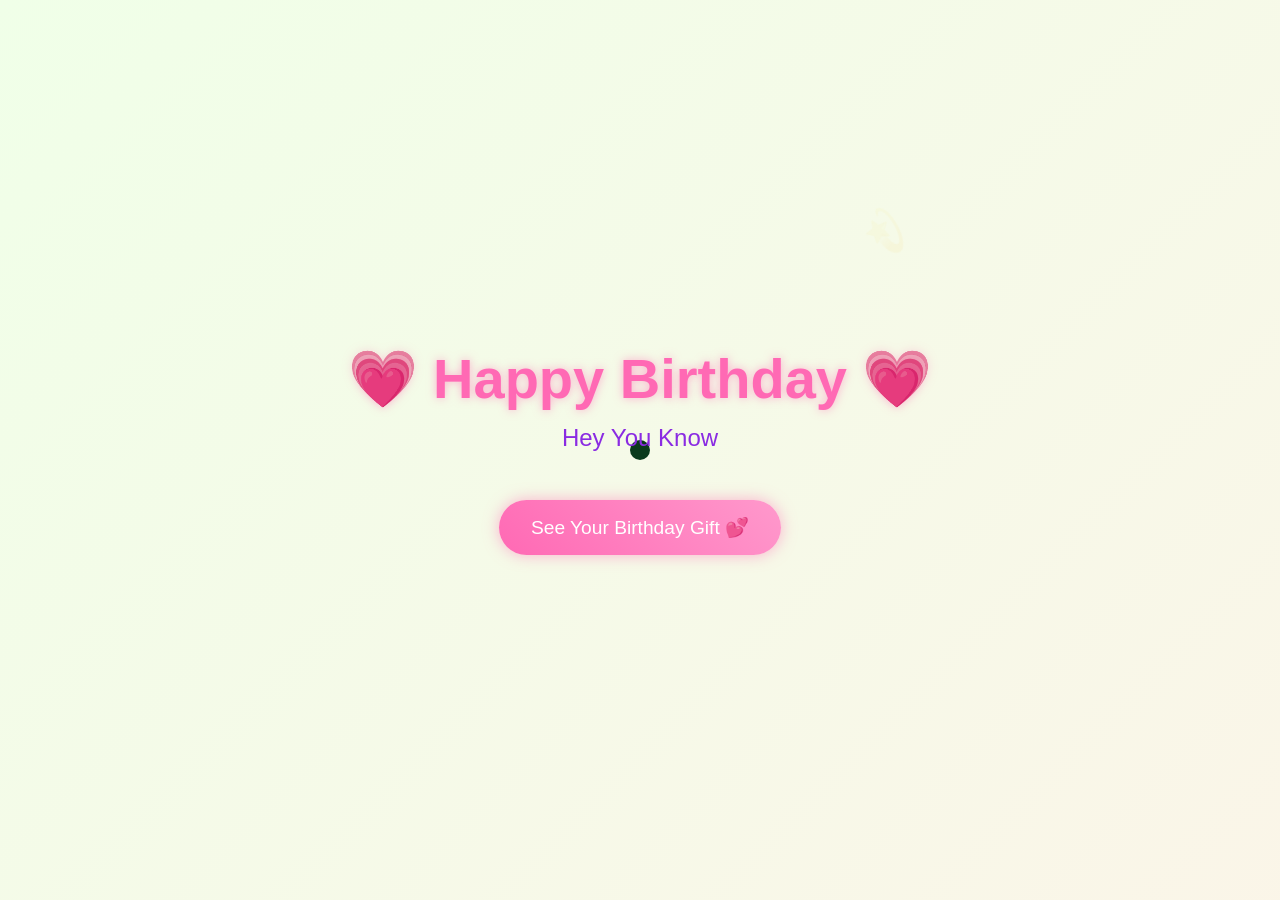
<file: index.html>
<!DOCTYPE html>
<html lang="en">
<head>
    <meta charset="UTF-8">
    <meta name="viewport" content="width=device-width, initial-scale=1.0">
    <title>Happy Birthday</title>
    <script src="https://cdnjs.cloudflare.com/ajax/libs/gsap/3.12.2/gsap.min.js"></script>
    <link rel="stylesheet" href="style.css">
    
</head>
<body>
    <div class="cursor"></div>
    <div class="container">
        <h1>💗 Happy Birthday 💗</h1>
        <div class="greeting"></div>
        <button class="cta-button">See Your Birthday Gift 💕</button>
    </div>

    <script src="script.js">
        
    </script>
</body>


</html>
</file>
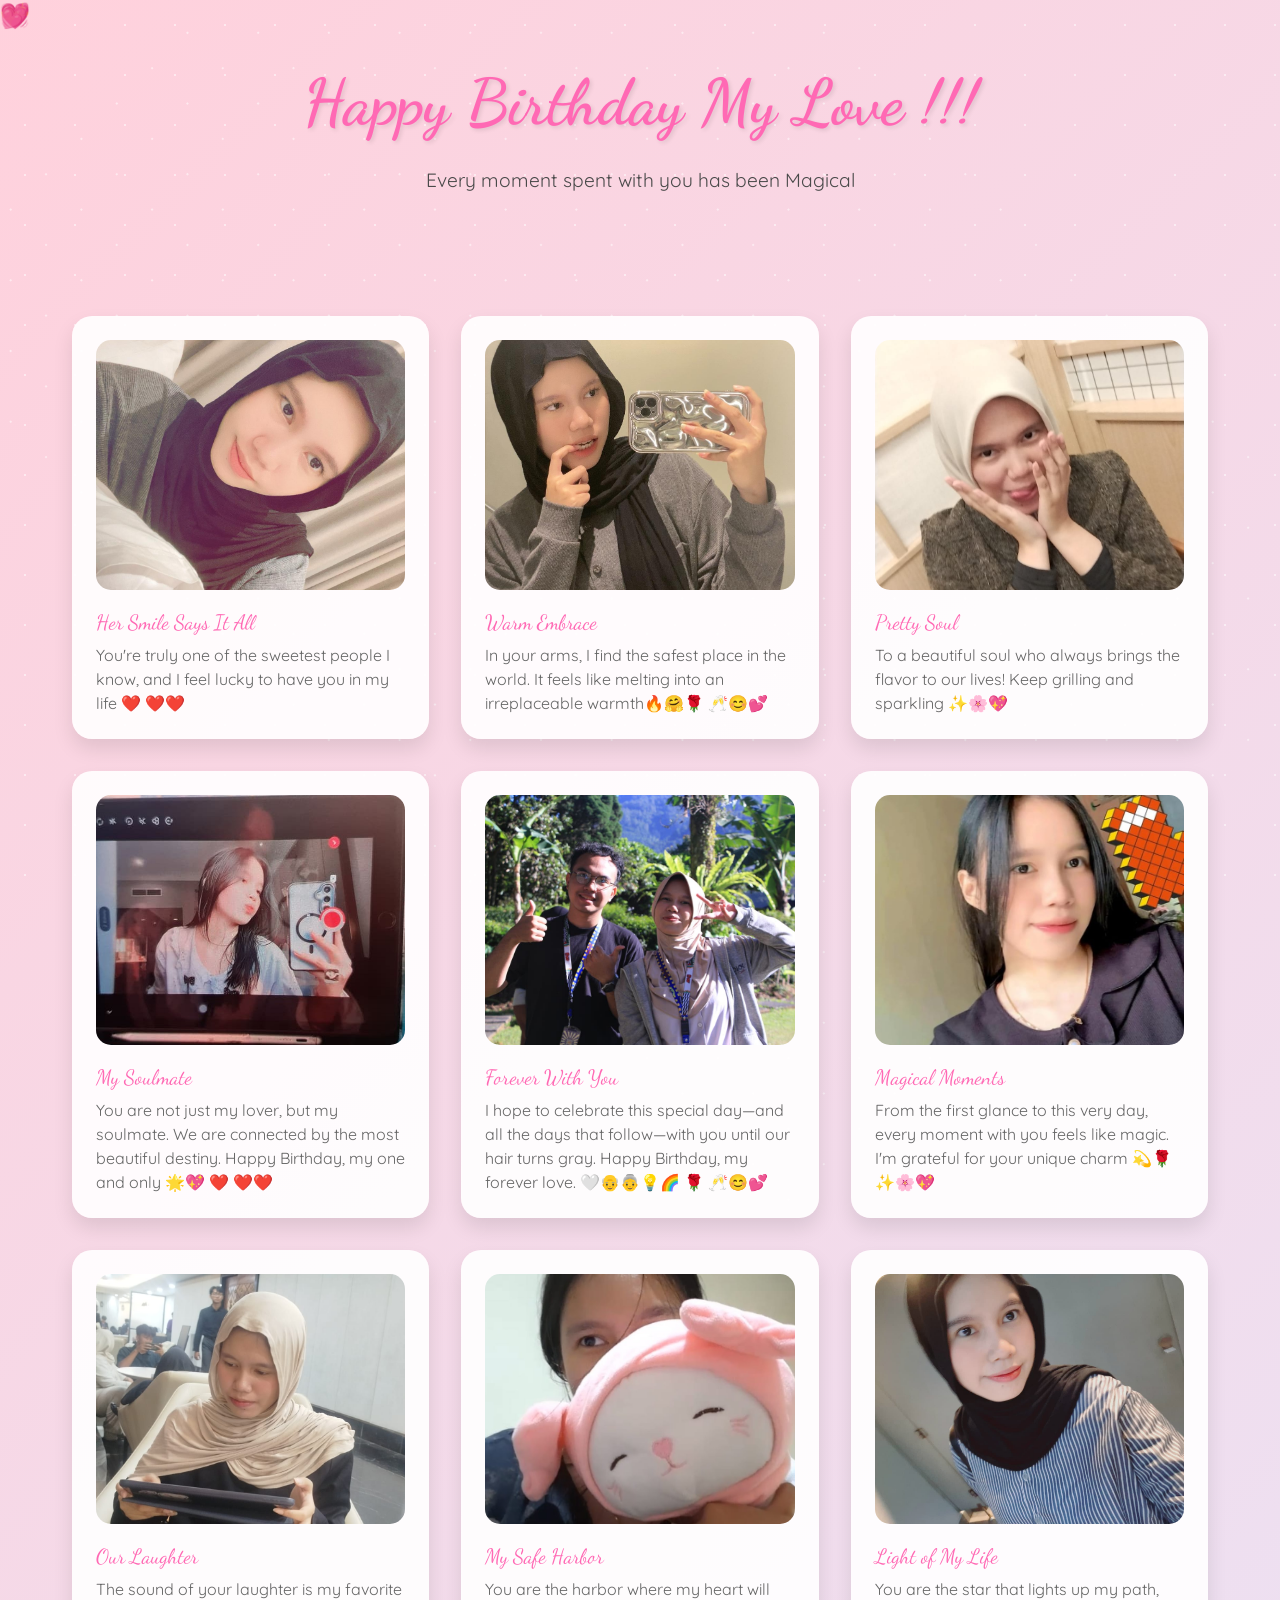
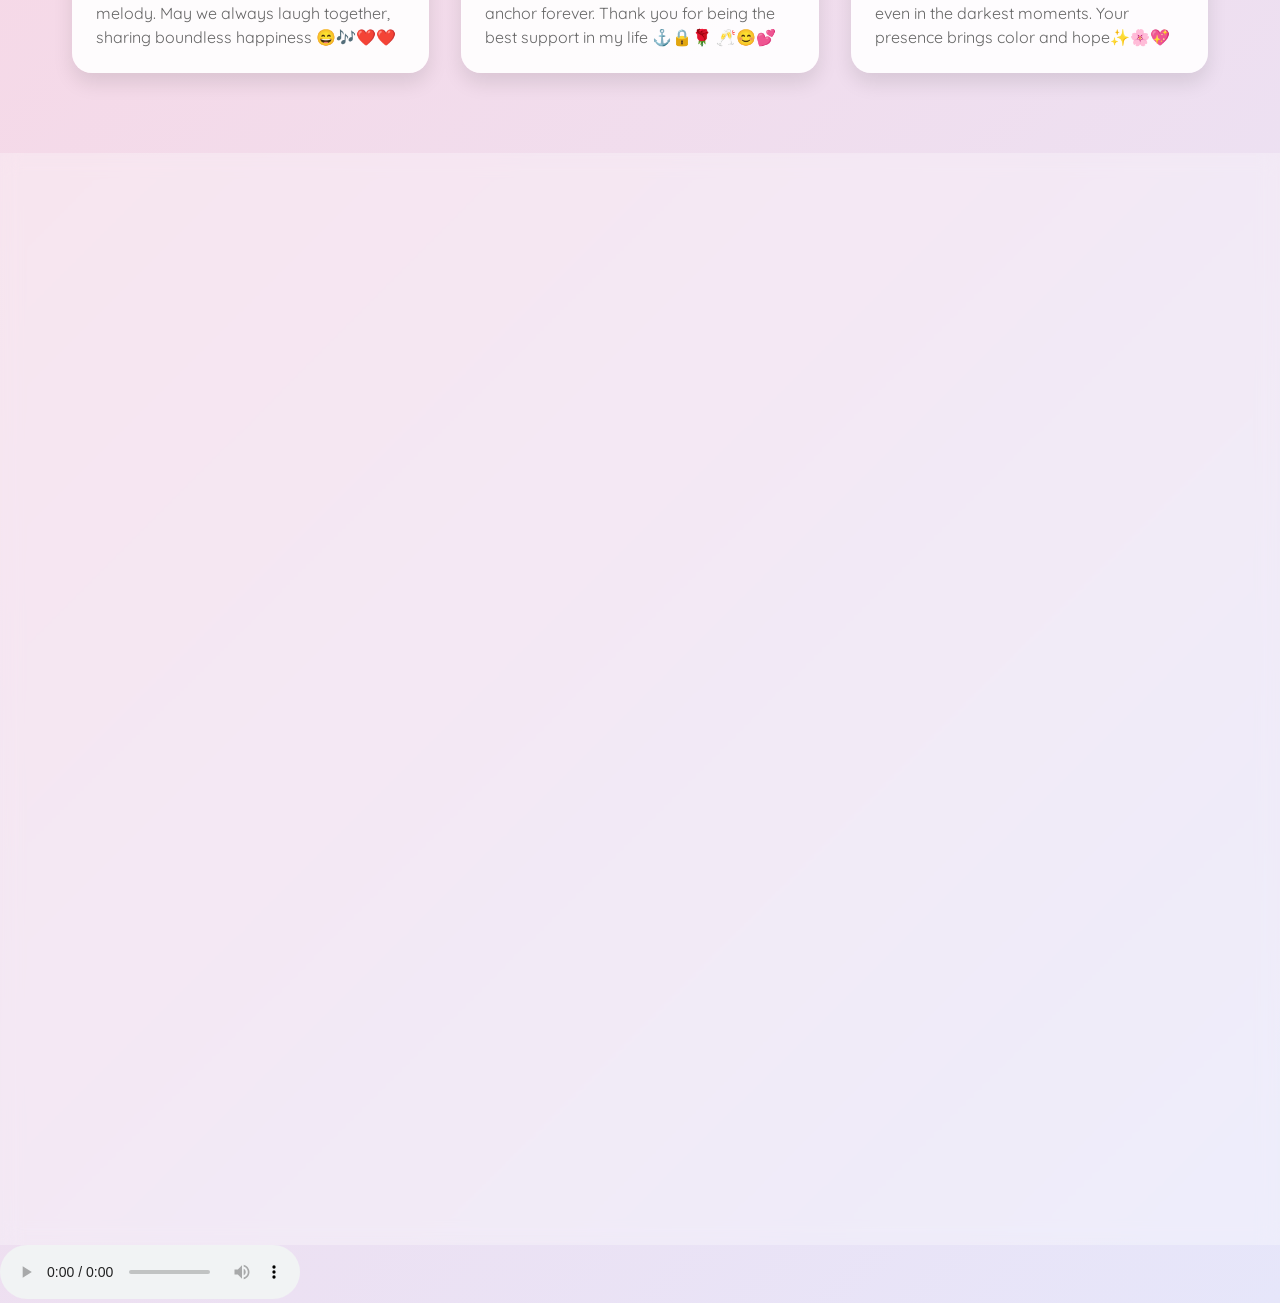
<file: last.html>
<!DOCTYPE html>
<html lang="en">

<head>
    <meta charset="UTF-8">
    <meta name="viewport" content="width=device-width, initial-scale=1.0">
    <title>Our Beautiful Memories ✨</title>
    <style>
        @import url('https://fonts.googleapis.com/css2?family=Dancing+Script:wght@700&family=Quicksand:wght@300;400;500;600&display=swap');

        * {
            margin: 0;
            padding: 0;
            box-sizing: border-box;
        }

        body {
            min-height: 100vh;
            background: linear-gradient(135deg,
                    #ffd1dc 0%,
                    #e6e6fa 25%,
                    #ffefd5 50%,
                    #e6e6fa 75%,
                    #ffd1dc 100%);
            background-size: 400% 400%;
            animation: gradientFlow 15s ease infinite;
            font-family: 'Quicksand', sans-serif;
            overflow-x: hidden;
            color: #4a4a4a;
        }

        @keyframes gradientFlow {
            0% {
                background-position: 0% 50%;
            }

            50% {
                background-position: 100% 50%;
            }

            100% {
                background-position: 0% 50%;
            }
        }

        /* Enhanced Sparkle Effect */
        .magic-sparkles {
            position: fixed;
            top: 0;
            left: 0;
            width: 100%;
            height: 100%;
            pointer-events: none;
            z-index: 1;
        }

        .sparkle {
            position: absolute;
            width: 6px;
            height: 6px;
            border-radius: 50%;
            background-color: white;
            animation: twinkle var(--duration, 4s) ease-in-out infinite;
            opacity: 0;
        }

        @keyframes twinkle {

            0%,
            100% {
                opacity: 0;
                transform: scale(0.5);
            }

            50% {
                opacity: 0.8;
                transform: scale(1);
            }
        }

        /* Generate 50 sparkles with different positions and animations */
        .magic-sparkles::before,
        .magic-sparkles::after {
            content: '';
            position: absolute;
            width: 100%;
            height: 100%;
            background-image: radial-gradient(circle, white 1px, transparent 1px);
            background-size: 50px 50px;
            animation: sparkleLayer 8s linear infinite;
            opacity: 0.5;
        }

        .magic-sparkles::after {
            animation-delay: -4s;
            transform: rotate(45deg);
        }

        @keyframes sparkleLayer {
            0% {
                transform: translateY(0);
            }

            100% {
                transform: translateY(-50px);
            }
        }

        /* Floating Hearts */
        .floating-hearts {
            position: fixed;
            width: 100%;
            height: 100%;
            pointer-events: none;
            z-index: 2;
        }

        .heart {
            position: absolute;
            font-size: 1.5rem;
            color: rgba(255, 105, 180, 0.6);
            animation: floatHeart var(--float-duration, 6s) ease-in-out infinite;
            animation-delay: var(--delay, 0s);
        }

        @keyframes floatHeart {
            0% {
                transform: translate(0, 100vh) rotate(0deg);
            }

            100% {
                transform: translate(var(--translate-x, 0), -100vh) rotate(360deg);
            }
        }

        /* Welcome Section */
        .welcome {
            text-align: center;
            padding: 4rem 2rem;
            position: relative;
            z-index: 3;
        }

        .welcome h1 {
            font-family: 'Dancing Script', cursive;
            font-size: 4rem;
            color: #ff69b4;
            text-shadow: 2px 2px 4px rgba(0, 0, 0, 0.1);
            animation: fadeInScale 2s ease;
        }

        .welcome p {
            font-size: 1.2rem;
            max-width: 600px;
            margin: 1.5rem auto;
            line-height: 1.6;
            animation: fadeIn 2s ease 0.5s both;
        }

        /* Enhanced Memory Cards */
        .memory-container {
            max-width: 1200px;
            margin: 0 auto;
            padding: 2rem;
            display: grid;
            grid-template-columns: repeat(auto-fit, minmax(300px, 1fr));
            gap: 2rem;
            z-index: 3;
            position: relative;
        }

        .memory-card {
            background: rgba(255, 255, 255, 0.9);
            border-radius: 20px;
            padding: 1.5rem;
            box-shadow: 0 10px 20px rgba(0, 0, 0, 0.1);
            transition: all 0.5s cubic-bezier(0.4, 0, 0.2, 1);
            position: relative;
            overflow: hidden;
        }

        .memory-card:hover {
            transform: translateY(-10px) scale(1.02);
            box-shadow: 0 15px 30px rgba(0, 0, 0, 0.15);
        }

        .memory-card::before {
            content: '';
            position: absolute;
            top: 0;
            left: 0;
            width: 100%;
            height: 100%;
            background: linear-gradient(45deg, transparent, rgba(255, 255, 255, 0.4), transparent);
            transform: translateX(-100%);
            transition: 0.5s;
        }

        .memory-card:hover::before {
            transform: translateX(100%);
        }

        .memory-img {
            width: 100%;
            height: 250px;
            object-fit: cover;
            border-radius: 15px;
            margin-bottom: 1rem;
            transition: transform 0.5s ease;
        }

        .memory-card:hover .memory-img {
            transform: scale(1.05);
        }

        .memory-date {
            font-family: 'Dancing Script', cursive;
            color: #ff69b4;
            font-size: 1.3rem;
            margin-bottom: 0.5rem;
        }

        .memory-caption {
            font-size: 1rem;
            line-height: 1.5;
            color: #666;
        }

        /* Final Message Section */
        .final-message {
            text-align: center;
            padding: 4rem 2rem;
            background: rgba(255, 255, 255, 0.3);
            backdrop-filter: blur(10px);
            margin-top: 3rem;
            position: relative;
            z-index: 3;
        }

        .final-message h2 {
            font-family: 'Dancing Script', cursive;
            font-size: 3rem;
            color: #ff69b4;
            margin-bottom: 2rem;
            animation: heartbeat 2s infinite;
        }

        @keyframes heartbeat {

            0%,
            100% {
                transform: scale(1);
            }

            50% {
                transform: scale(1.1);
            }
        }

        .final-message p {
            font-size: 1.2rem;
            max-width: 800px;
            margin: 0 auto 2rem;
            line-height: 1.8;
        }

        .goodbye-btn {
            display: inline-block;
            padding: 1rem 2rem;
            font-size: 1.2rem;
            background: linear-gradient(45deg, #ff69b4, #da70d6);
            color: white;
            border: none;
            border-radius: 50px;
            cursor: pointer;
            text-decoration: none;
            transition: all 0.3s ease;
            box-shadow: 0 5px 15px rgba(255, 105, 180, 0.4);
            animation: float 3s infinite ease-in-out;
        }

        .goodbye-btn:hover {
            transform: translateY(-5px);
            box-shadow: 0 8px 20px rgba(255, 105, 180, 0.6);
        }

        @keyframes float {

            0%,
            100% {
                transform: translateY(0);
            }

            50% {
                transform: translateY(-10px);
            }
        }

        /* Animations */
        @keyframes fadeInScale {
            0% {
                opacity: 0;
                transform: scale(0.8);
            }

            100% {
                opacity: 1;
                transform: scale(1);
            }
        }

        @keyframes fadeIn {
            0% {
                opacity: 0;
            }

            100% {
                opacity: 1;
            }
        }

        /* Generate Hearts */
        .js-generate-hearts {
            position: fixed;
            width: 100%;
            height: 100%;
            pointer-events: none;
            z-index: 2;
        }

        /* Custom Scrollbar */
        ::-webkit-scrollbar {
            width: 12px;
        }

        ::-webkit-scrollbar-track {
            background: rgba(255, 255, 255, 0.4);
        }

        ::-webkit-scrollbar-thumb {
            background: linear-gradient(45deg, #ff69b4, #da70d6);
            border-radius: 6px;
        }

        /* Responsive Design */
        @media (max-width: 768px) {
            .welcome h1 {
                font-size: 3rem;
            }

            .memory-container {
                grid-template-columns: 1fr;
            }

            .final-message h2 {
                font-size: 2.5rem;
            }
        }
    </style>
</head>

<body>
    <div class="magic-sparkles"></div>
    <div class="floating-hearts">
        <!-- Hearts will be generated via CSS -->
        <div class="heart" style="--float-duration: 6s; --delay: 0s; --translate-x: 20px;">💝</div>
        <div class="heart" style="--float-duration: 8s; --delay: 1s; --translate-x: -30px;">💖</div>
        <div class="heart" style="--float-duration: 7s; --delay: 2s; --translate-x: 40px;">💗</div>
        <div class="heart" style="--float-duration: 9s; --delay: 3s; --translate-x: -20px;">💓</div>
        <div class="heart" style="--float-duration: 5s; --delay: 4s; --translate-x: 30px;">💕</div>
    </div>

    <section class="welcome">
        <h1>Happy Birthday My Love !!!</h1>
        <p>Every moment spent with you has been Magical</p>
    </section>

    <div class="memory-container">
        <div class="memory-card">
            <img src="1.jpg" alt="First Date" class="memory-img">
            <div class="memory-date">Her Smile Says It All</div>
            <div class="memory-caption">You're truly one of the sweetest people I know, and I feel lucky to have you in my life ❤️ ❤️❤️</div>
        </div>
        <div class="memory-card">
            <img src="2.jpg" alt="Beach Day" class="memory-img">
            <div class="memory-date">Warm Embrace</div>
            <div class="memory-caption">In your arms, I find the safest place in the world. It feels like melting into an irreplaceable warmth🔥🤗🌹 🥂😊💕</div>
        </div>
        <div class="memory-card">
            <img src="3.jpg" alt="Movie Night" class="memory-img">
            <div class="memory-date">Pretty Soul</div>
            <div class="memory-caption">To a beautiful soul who always brings the flavor to our lives! Keep grilling and sparkling ✨🌸💖</div>
        </div>
        <div class="memory-card">
            <img src="4.jpg" alt="First Date" class="memory-img">
            <div class="memory-date">My Soulmate</div>
            <div class="memory-caption">You are not just my lover, but my soulmate. We are connected by the most beautiful destiny. Happy Birthday, my one and only 🌟💖 ❤️ ❤️❤️</div>
        </div>
        <div class="memory-card">
            <img src="5.jpg" alt="Beach Day" class="memory-img">
            <div class="memory-date">Forever With You</div>
            <div class="memory-caption">I hope to celebrate this special day—and all the days that follow—with you until our hair turns gray. Happy Birthday, my forever love. 🤍👴👵💡🌈 🌹 🥂😊💕</div>
        </div>
        <div class="memory-card">
            <img src="6.jpg" alt="Movie Night" class="memory-img">
            <div class="memory-date">Magical Moments</div>
            <div class="memory-caption">From the first glance to this very day, every moment with you feels like magic. I'm grateful for your unique charm 💫🌹 ✨🌸💖</div>
        </div>
                <div class="memory-card">
            <img src="7.jpg" alt="First Date" class="memory-img">
            <div class="memory-date">Our Laughter</div>
            <div class="memory-caption">The sound of your laughter is my favorite melody. May we always laugh together, sharing boundless happiness 😄🎶❤️❤️</div>
        </div>
        <div class="memory-card">
            <img src="8.jpg" alt="Beach Day" class="memory-img">
            <div class="memory-date">My Safe Harbor</div>
            <div class="memory-caption">You are the harbor where my heart will anchor forever. Thank you for being the best support in my life ⚓🔒🌹 🥂😊💕</div>
        </div>
        <div class="memory-card">
            <img src="9.jpg" alt="Movie Night" class="memory-img">
            <div class="memory-date">Light of My Life</div>
            <div class="memory-caption">You are the star that lights up my path, even in the darkest moments. Your presence brings color and hope✨🌸💖</div>
        </div>
    </div>

    <section class="final-message">
        <h2>Thank You for the Memories</h2>
        <p>Di hari yang berbahagia ini, aku panjatkan doa terbaik untukmu. Semoga allah selalu memberi limpahkan kesehatan dan umur panjang untuk diva yaa. Jaga diva selalu, lindungi dari segala hal buruk, dan berikan dia kekuatan serta ketenangan hati dalam menghadapi segala tantangan perkuliahan. Semoga proses belajarnya selalu dimudahkan, IPK-nya cemerlang, dan semua ilmu yang didapatkannya menjadi berkah yang bermanfaat di masa depan. Aku berdoa semoga segala cita-cita dan impian yang sedang kamu kejar di bangku kuliah akan terwujud dengan sempurna, menjadi bekal untuk membangun masa depan indah yang selalu kita rencanakan berdua.</p>
        <p>Sayang, ingatlah bahwa bertambahnya usiamu ini adalah penanda bahwa kamu semakin dekat dengan impianmu. Aku berharap tahun ini akan membawa lebih banyak tawa, cinta, kesuksesan, dan momen-momen manis yang tak terlupakan. Aku berjanji akan terus mendampingimu, mendukung setiap keputusanmu, dan menjadi tempat kamu pulang saat kamu merasa lelah. Semoga cinta kita semakin kuat dan menjadi sumber semangat yang tak pernah padam. Happy Birthday, my love, my inspiration, my future. I love u, now and forever. </p>
        <p>Every laugh, every chat, and every moment we’ve shared has been truly special💫<br>
            I’m so grateful for the bond we have, and for the positivity you always bring into my life<br>
            On your birthday, I just wish for endless happiness, love, and success to come your way🌸</p>
        <p>You deserve all the joy in the world keep shining and spreading your beautiful energy ✨</p>
        <a href="#" class="goodbye-btn">I Love You 💝</a>
    </section>
</body>
<audio controls autoplay loop>
  <source src="you.mp3" type="audio/mpeg">
</audio>

</html>
</file>
<file: style.css>
* {
    margin: 0;
    padding: 0;
    box-sizing: border-box;
    cursor: none;
}

body {
    min-height: 100vh;
    display: flex;
    flex-direction: column;
    align-items: center;
    justify-content: center;
    background: linear-gradient(-45deg, #fee9f7, #e8f5fe, #fef2e8, #f0ffe8);
    background-size: 400% 400%;
    animation: gradientBG 15s ease infinite;
    font-family: 'Arial Rounded MT Bold', Arial, sans-serif;
    overflow: hidden;
    position: relative;
}

.cursor {
    width: 20px;
    height: 20px;
    background: pink;
    border-radius: 50%;
    position: fixed;
    pointer-events: none;
    mix-blend-mode: difference;
    transition: transform 0.2s;
}

.container {
    text-align: center;
    z-index: 1;
}

h1 {
    font-size: 3.5rem;
    color: #ff69b4;
    text-shadow: 0 0 10px rgba(255, 105, 180, 0.5);
    margin-bottom: 2rem;
    opacity: 0;
}

.greeting {
    font-size: 1.5rem;
    color: #8a2be2;
    margin-bottom: 3rem;
    min-height: 2em;
}

.cta-button {
    padding: 1rem 2rem;
    font-size: 1.2rem;
    background: linear-gradient(45deg, #ff69b4, #ff99cc);
    border: none;
    border-radius: 50px;
    color: white;
    cursor: pointer;
    box-shadow: 0 0 15px rgba(255, 105, 180, 0.5);
    transition: transform 0.3s, box-shadow 0.3s;
    opacity: 0;
}

.cta-button:hover {
    transform: scale(1.1);
    box-shadow: 0 0 25px rgba(255, 105, 180, 0.7);
}

.floating {
    position: absolute;
    pointer-events: none;
    opacity: 0;
}

@keyframes gradientBG {
    0% { background-position: 0% 50%; }
    50% { background-position: 100% 50%; }
    100% { background-position: 0% 50%; }
}

@media (max-width: 768px) {
    h1 { font-size: 2rem; }
    .greeting { font-size: 1.2rem; }
    .cta-button { font-size: 1rem; }
}
</file>
